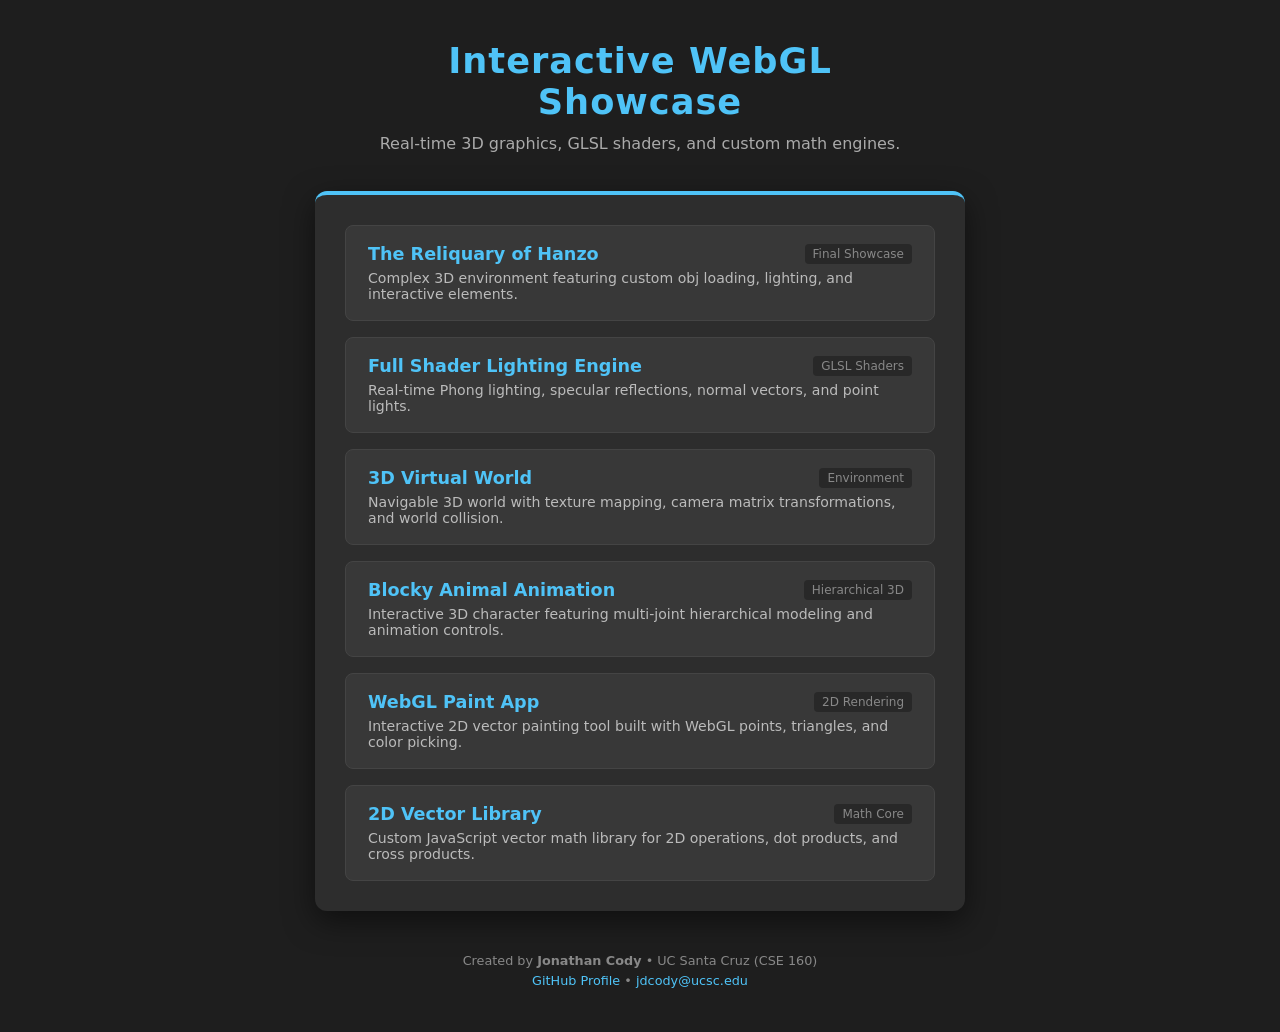
<file: index.html>
<!DOCTYPE html>
<html lang="en">
<head>
    <meta charset="UTF-8">
    <meta name="author" content="Jonathan Cody">
    <meta name="viewport" content="width=device-width, initial-scale=1.0">
    <title>Jonathan Cody | WebGL & 3D Computer Graphics Showcase</title>
    <style>
        body {
            font-family: 'Segoe UI', Tahoma, system-ui, -apple-system, sans-serif;
            background-color: #1e1e1e;
            color: #e0e0e0;
            display: flex;
            flex-direction: column;
            align-items: center;
            padding: 40px 20px;
            margin: 0;
            min-height: 100vh;
            box-sizing: border-box;
        }
        header {
            text-align: center;
            margin-bottom: 35px;
            max-width: 600px;
        }
        h1 {
            color: #4fc3f7;
            margin: 0 0 10px 0;
            font-size: 2.2rem;
            letter-spacing: 1px;
        }
        p.subtitle {
            color: #aaa;
            font-size: 1rem;
            margin: 0;
            line-height: 1.5;
        }
        .portfolio-card {
            background-color: #2d2d2d;
            padding: 30px;
            border-radius: 12px;
            box-shadow: 0 10px 30px rgba(0, 0, 0, 0.5);
            width: 100%;
            max-width: 650px;
            box-sizing: border-box;
            border-top: 4px solid #4fc3f7;
        }
        ul {
            list-style: none;
            padding: 0;
            margin: 0;
        }
        li {
            margin-bottom: 16px;
        }
        li:last-child {
            margin-bottom: 0;
        }
        a.project-link {
            color: #e0e0e0;
            text-decoration: none;
            display: block;
            padding: 18px 22px;
            background-color: #383838;
            border-radius: 8px;
            transition: all 0.2s ease-in-out;
            border: 1px solid #444;
        }
        a.project-link:hover {
            background-color: #444;
            color: #ffffff;
            border-color: #4fc3f7;
            transform: translateX(8px);
        }
        .project-title {
            font-size: 1.1rem;
            font-weight: 600;
            color: #4fc3f7;
            display: flex;
            justify-content: space-between;
            align-items: center;
        }
        .project-tag {
            font-size: 0.75rem;
            color: #888;
            font-weight: normal;
            background: #282828;
            padding: 3px 8px;
            border-radius: 4px;
        }
        .project-desc {
            font-size: 0.88rem;
            color: #bbb;
            margin-top: 6px;
            font-weight: 400;
        }
        .footer {
            margin-top: auto;
            padding-top: 40px;
            font-size: 0.8rem;
            color: #888;
            text-align: center;
            line-height: 1.6;
        }
        .footer a {
            color: #4fc3f7;
            text-decoration: none;
        }
        .footer a:hover {
            text-decoration: underline;
        }
    </style>
</head>
<body>
    <header>
        <h1>Interactive WebGL Showcase</h1>
        <p class="subtitle">Real-time 3D graphics, GLSL shaders, and custom math engines.</p>
    </header>

    <div class="portfolio-card">
        <ul>
            <li>
                <a class="project-link" href="reliquary-of-hanzo/src/reliquary-of-hanzo.html">
                    <div class="project-title">
                        <span>The Reliquary of Hanzo</span>
                        <span class="project-tag">Final Showcase</span>
                    </div>
                    <div class="project-desc">Complex 3D environment featuring custom obj loading, lighting, and interactive elements.</div>
                </a>
            </li>
            <li>
                <a class="project-link" href="full-lighting/src/full-lighting.html">
                    <div class="project-title">
                        <span>Full Shader Lighting Engine</span>
                        <span class="project-tag">GLSL Shaders</span>
                    </div>
                    <div class="project-desc">Real-time Phong lighting, specular reflections, normal vectors, and point lights.</div>
                </a>
            </li>
            <li>
                <a class="project-link" href="virtual-world/src/virtual-world.html">
                    <div class="project-title">
                        <span>3D Virtual World</span>
                        <span class="project-tag">Environment</span>
                    </div>
                    <div class="project-desc">Navigable 3D world with texture mapping, camera matrix transformations, and world collision.</div>
                </a>
            </li>
            <li>
                <a class="project-link" href="blocky-animal/src/blocky-animal.html">
                    <div class="project-title">
                        <span>Blocky Animal Animation</span>
                        <span class="project-tag">Hierarchical 3D</span>
                    </div>
                    <div class="project-desc">Interactive 3D character featuring multi-joint hierarchical modeling and animation controls.</div>
                </a>
            </li>
            <li>
                <a class="project-link" href="webgl-paint/src/webgl-paint.html">
                    <div class="project-title">
                        <span>WebGL Paint App</span>
                        <span class="project-tag">2D Rendering</span>
                    </div>
                    <div class="project-desc">Interactive 2D vector painting tool built with WebGL points, triangles, and color picking.</div>
                </a>
            </li>
            <li>
                <a class="project-link" href="vector-library/src/vector-library.html">
                    <div class="project-title">
                        <span>2D Vector Library</span>
                        <span class="project-tag">Math Core</span>
                    </div>
                    <div class="project-desc">Custom JavaScript vector math library for 2D operations, dot products, and cross products.</div>
                </a>
            </li>
        </ul>
    </div>

    <div class="footer">
        Created by <strong>Jonathan Cody</strong> &bull; UC Santa Cruz (CSE 160)<br>
        <a href="https://github.com/joncody">GitHub Profile</a> &bull; <a href="mailto:jdcody@ucsc.edu">jdcody@ucsc.edu</a>
    </div>
</body>
</html>
</file>
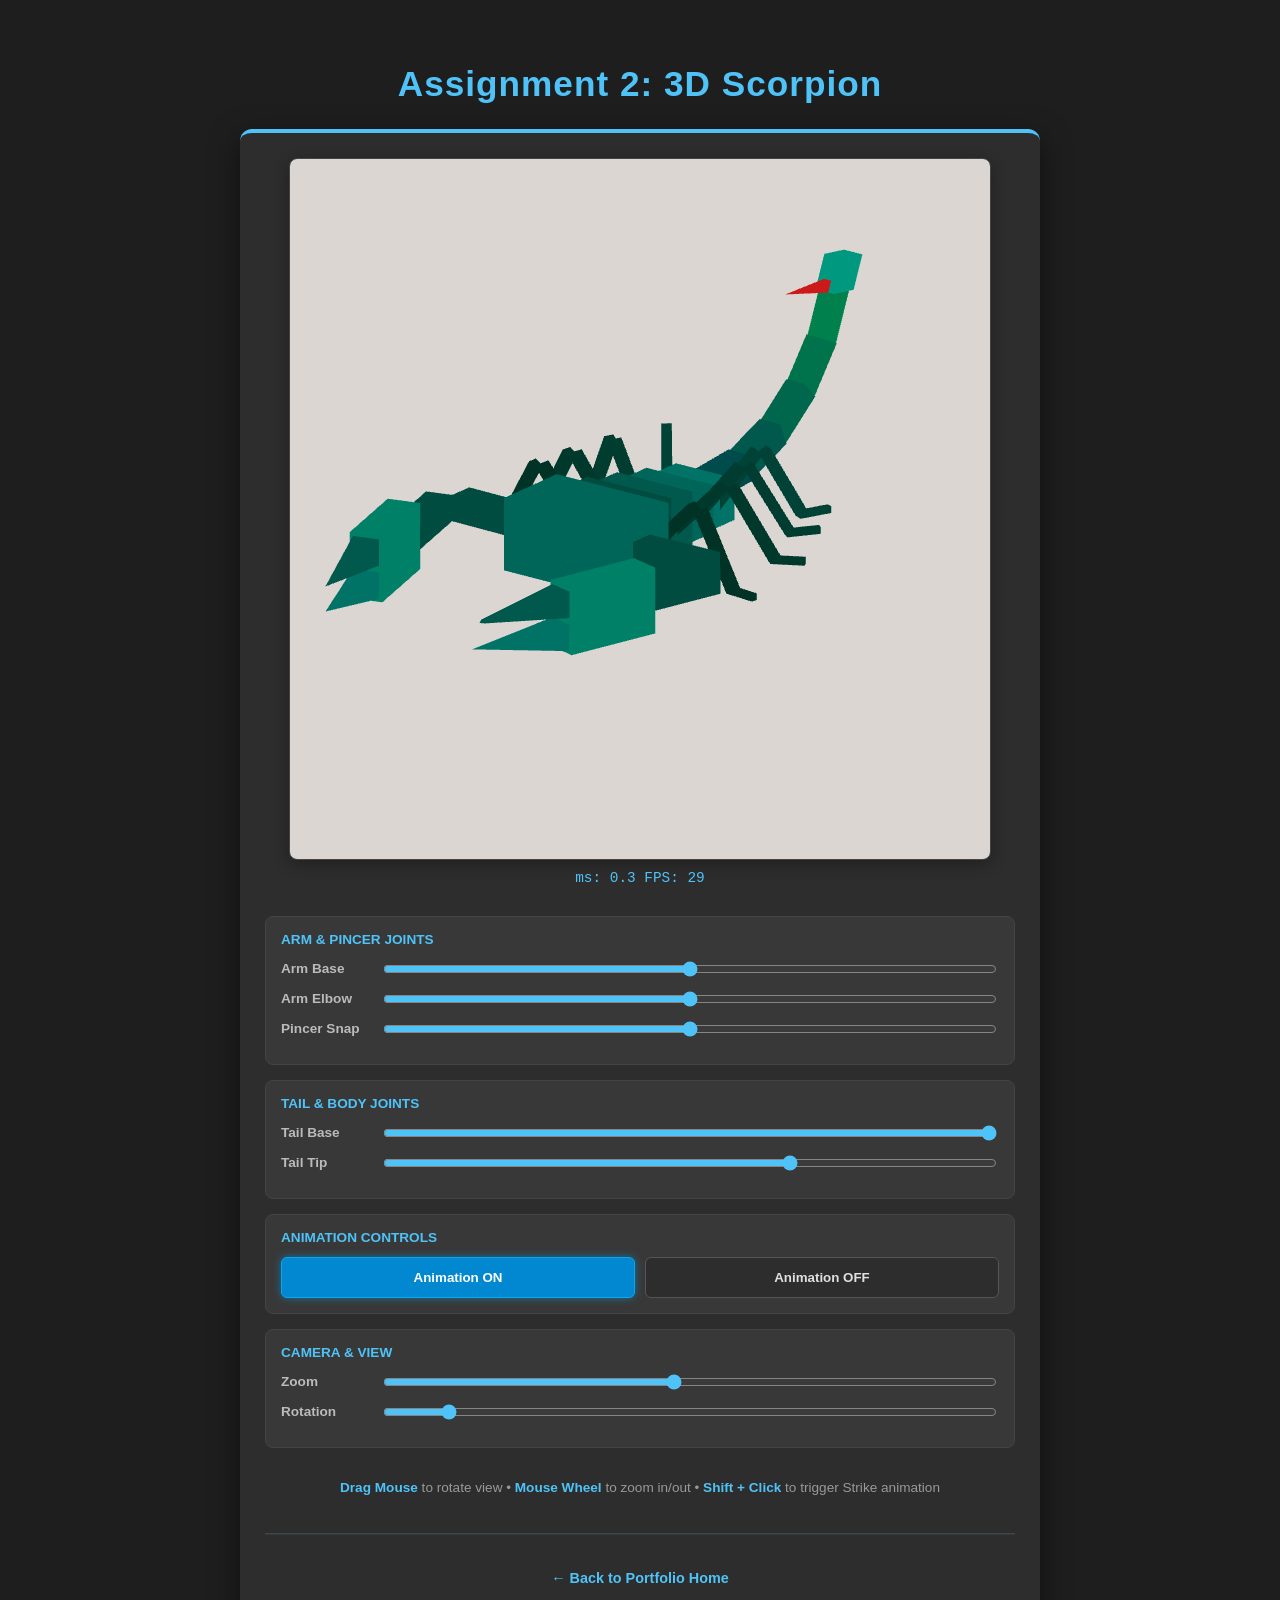
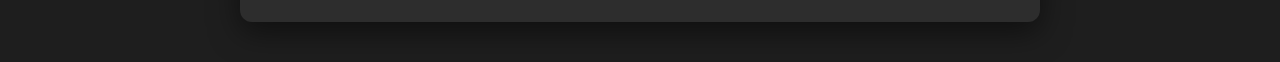
<file: blocky-animal/src/blocky-animal.html>
<!DOCTYPE html>
<html lang="en">
<head>
    <meta charset="UTF-8" />
    <title>Assignment 2: Scorpion</title>
    <link rel="stylesheet" href="blocky-animal.css">
</head>
<body onload="main()">
    <h1>Assignment 2: 3D Scorpion</h1>
    <div class="main-container">
        <!-- Top: Canvas and Stats -->
        <canvas id="webgl" width="700" height="700"></canvas>
        <p id="perf">FPS: 0</p>
        <!-- Bottom: Controls Area -->
        <div class="controls">
            <section>
                <span class="label-title">Arm & Pincer Joints</span>
                <div class="control-row">
                    <span>Arm Base</span>
                    <input type="range" id="armBase" min="-45" max="45" value="0" />
                </div>
                <div class="control-row">
                    <span>Arm Elbow</span>
                    <input type="range" id="armElbow" min="-30" max="30" value="0" />
                </div>
                <div class="control-row">
                    <span>Pincer Snap</span>
                    <input type="range" id="pincer" min="-15" max="15" value="0" />
                </div>
            </section>
            <section>
                <span class="label-title">Tail & Body Joints</span>
                <div class="control-row">
                    <span>Tail Base</span>
                    <input type="range" id="tail1" min="-45" max="0" value="0" />
                </div>
                <div class="control-row">
                    <span>Tail Tip</span>
                    <input type="range" id="tail2" min="-30" max="15" value="0" />
                </div>
            </section>
            <section>
                <span class="label-title">Animation Controls</span>
                <div class="button-row">
                    <button id="animOn" class="active-btn">Animation ON</button>
                    <button id="animOff">Animation OFF</button>
                </div>
            </section>
            <section>
                <span class="label-title">Camera & View</span>
                <div class="control-row">
                    <span>Zoom</span>
                    <input type="range" id="zoomSlider" min="10" max="200" value="100" />
                </div>
                <div class="control-row">
                    <span>Rotation</span>
                    <input type="range" id="angleSlider" min="0" max="360" value="35" />
                </div>
            </section>
            <div class="tip">
                <b>Drag Mouse</b> to rotate view &bull; <b>Mouse Wheel</b> to zoom in/out &bull; <b>Shift + Click</b> to trigger Strike animation
            </div>
            <hr class="card-divider">
            <!-- Navigation outside the info-card -->
            <div class="home-link-container">
                <a href="../../index.html" class="home-link">&larr; Back to Portfolio Home</a>
            </div>
        </div>
    </div>
    <!-- Scripts -->
    <script src="../lib/cuon-utils.js"></script>
    <script src="../lib/cuon-matrix-cse160.js"></script>
    <script src="../lib/webgl-utils.js"></script>
    <script src="../lib/webgl-debug.js"></script>
    <script src="Cube.js"></script>
    <script src="Pyramid.js"></script>
    <script src="blocky-animal.js"></script>
</body>
</html>
</file>
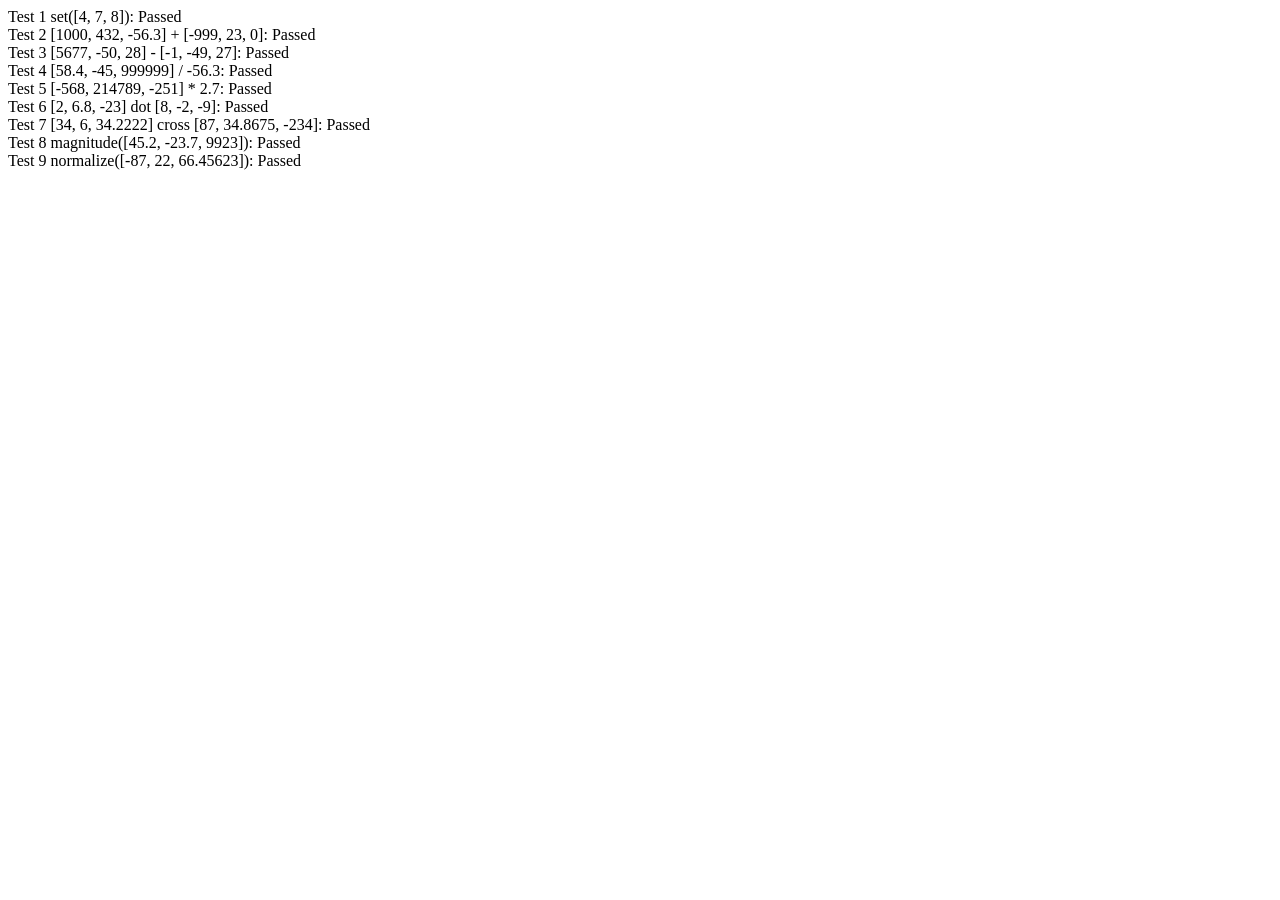
<file: vector-library/lib/vectorTests.html>
<!DOCTYPE html>
<html>

<head>
  <meta charset="UTF-8" />
  <meta name="viewport" content="width=device-width" />
  <title>Vector Tests</title>
</head>

<body>
  Test 1 set([4, 7, 8]): <span id=test1></span>
  <br>
  Test 2 [1000, 432, -56.3] + [-999, 23, 0]: <span id=test2></span>
  <br>
  Test 3 [5677, -50, 28] - [-1, -49, 27]: <span id=test3></span>
  <br>
  Test 4 [58.4, -45, 999999] / -56.3: <span id=test4></span>
  <br>
  Test 5 [-568, 214789, -251] * 2.7: <span id=test5></span>
  <br>
  Test 6 [2, 6.8, -23] dot [8, -2, -9]: <span id=test6></span>
  <br>
  Test 7 [34, 6, 34.2222] cross [87, 34.8675, -234]: <span id=test7></span>
  <br>
  Test 8 magnitude([45.2, -23.7, 9923]): <span id=test8></span>
  <br>
  Test 9 normalize([-87, 22, 66.45623]): <span id=test9></span>

  <script src="cuon-matrix-cse160.js"></script>
  <script>
    var ERROR = 0.1

    function verify(vect, sol, text) {
      passed = vect.every((val, i) => Math.abs(val - sol[i]) < ERROR)
      passed ? text.innerHTML = "Passed" : text.innerHTML = "Failed"
    }
    // Test 1 set([4, 7, 8])
    let text = document.getElementById("test1")
    let vect1 = new Vector3([0, 0, 0])
    let vect2 = new Vector3([4, 7, 8])
    vect1.set(vect2)
    let v1 = vect1.elements
    verify(v1, [4, 7, 8], text)

    // Test 2 [1000, 432, -56.3] + [-999, 23, 0]
    text = document.getElementById("test2")
    vect1 = new Vector3([1000, 432, -56.3])
    vect2 = new Vector3([-999, 23, 0])
    vect1.add(vect2)
    let v = vect1.elements
    verify(v, [1, 455, -56.3], text)

    // Test 3 [5677, -50, 28] - [-1, -49, 27]
    text = document.getElementById("test3")
    vect1 = new Vector3([5677, -50, 28])
    vect2 = new Vector3([-1, -49, 27])
    vect1.sub(vect2)
    v = vect1.elements
    verify(v, [5678, -1, 1], text)

    // Test 4 [58.4, -45, 999999] / -56.3
    text = document.getElementById("test4")
    let vect = new Vector3([58.4, -45, 999999])
    vect.div(-56.3)
    v = vect.elements
    verify(v, [-1.037300178, 0.79928952, -17761.971580817], text)

    // Test 5 [-568, 214789, -251] * 2.7
    text = document.getElementById("test5")
    vect = new Vector3([-568, 214789, -251])
    vect.mul(2.7)
    v = vect.elements
    verify(v, [-1533.6, 579930.3, -677.7], text)

    // Test 6 [2, 6.8, -23] dot [8, -2, -9]
    text = document.getElementById("test6")
    vect1 = new Vector3([2, 6.8, -23])
    vect2 = new Vector3([8, -2, -9])
    let num = Vector3.dot(vect1, vect2)
    Math.abs(num - 209.4) < ERROR ? text.innerHTML = "Passed" : text.innerHTML = "Failed"

    // Test 7 [34, 6, 34.2222] cross [87, 34.8675, -234]
    text = document.getElementById("test7")
    vect1 = new Vector3([34, 6, 34.2222])
    vect2 = new Vector3([87, 34.8675, -234])
    v = Vector3.cross(vect1, vect2).elements
    verify(v, [-2597.2425585, 10933.3314, 663.495], text)

    // Test 8 magnitude([45.2, -23.7, 9923])
    text = document.getElementById("test8")
    vect = new Vector3([45.2, -23.7, 9923])
    num = vect.magnitude()
    Math.abs(num - 9923.131246235) < ERROR ? text.innerHTML = "Passed" : text.innerHTML = "Failed"

    // Test 9 normalize([-87, 22, 66.45623])
    text = document.getElementById("test9")
    vect = new Vector3([-87, 22, 66.45623])
    v = vect.normalize().elements
    verify(v, [-0.779104913, 0.197015035, 0.595130751], text)
  </script>
</body>

</html>
</file>
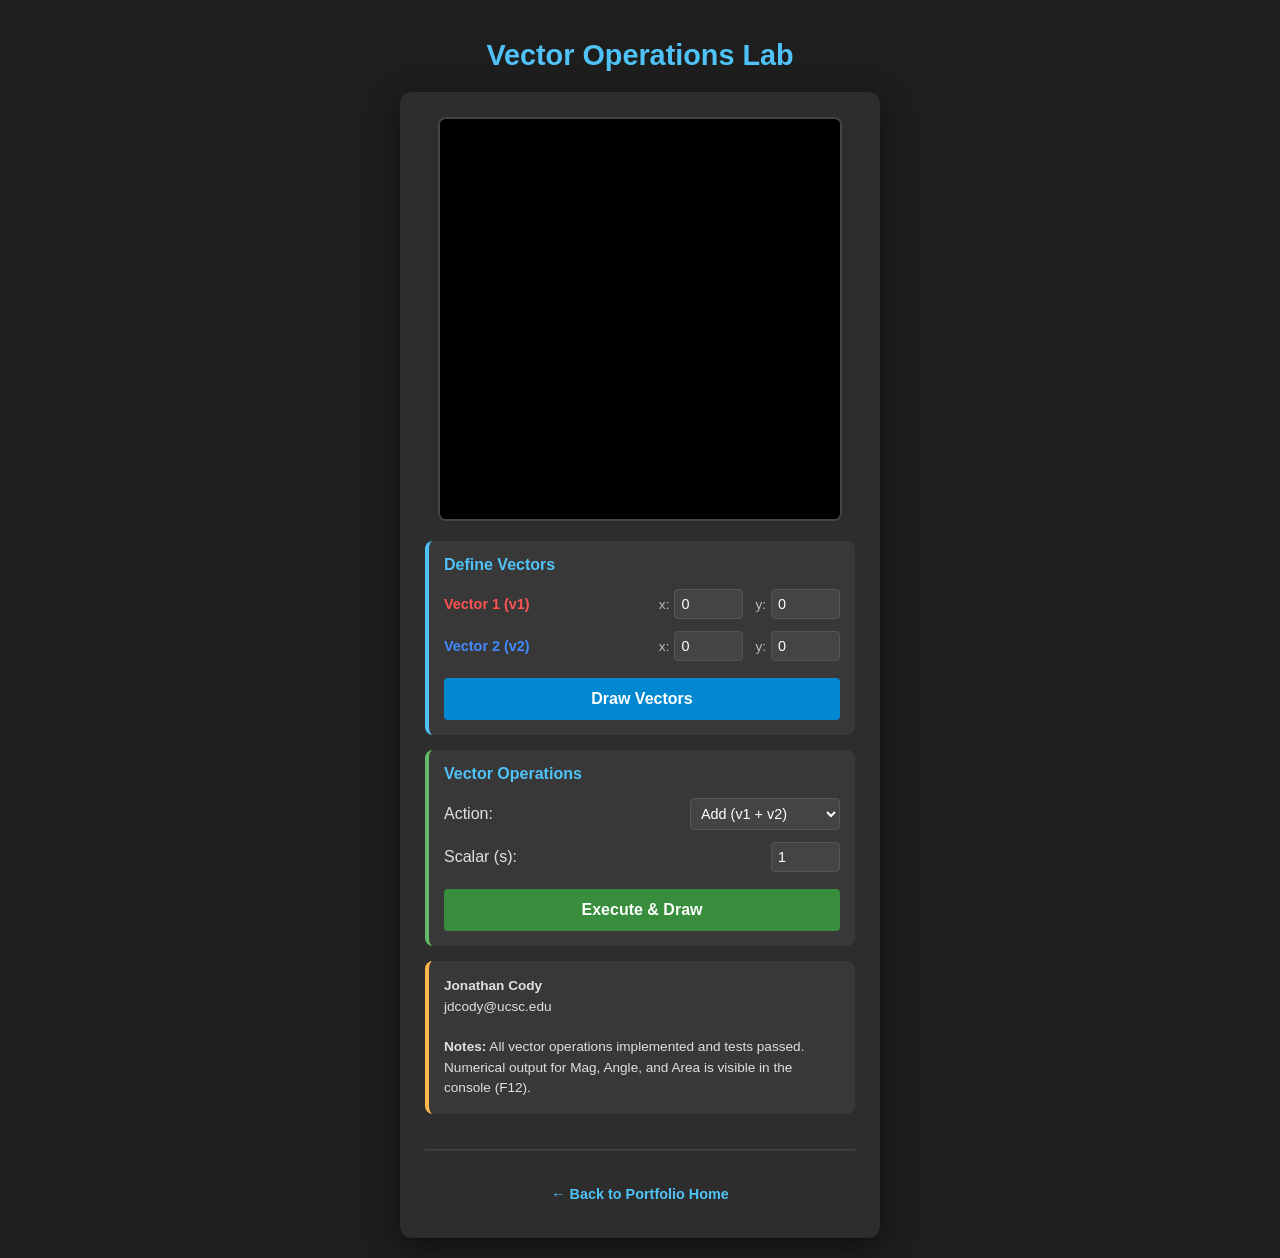
<file: vector-library/src/vector-library.html>
<!DOCTYPE html>
<html lang="en">
<head>
    <meta charset="UTF-8">
    <meta name="author" content="Jonathan Cody">
    <title>Vector Library</title>
    <link rel="stylesheet" href="vector-library.css">
</head>
<body onload="main()">
    <h1>Vector Operations Lab</h1>
    <div class="main-container">
        <canvas id="cnv1" width="400" height="400"></canvas>
        <div class="controls">
            <div class="control-group">
                <h3>Define Vectors</h3>
                <div class="vector-input-row">
                    <div class="label-box v1-label">Vector 1 (v1)</div>
                    <div class="coord-inputs">
                        <div class="input-item">
                            <label>x:</label>
                            <input type="number" id="v1x-id" value="0" step="0.1">
                        </div>
                        <div class="input-item">
                            <label>y:</label>
                            <input type="number" id="v1y-id" value="0" step="0.1">
                        </div>
                    </div>
                </div>
                <div class="vector-input-row">
                    <div class="label-box v2-label">Vector 2 (v2)</div>
                    <div class="coord-inputs">
                        <div class="input-item">
                            <label>x:</label>
                            <input type="number" id="v2x-id" value="0" step="0.1">
                        </div>
                        <div class="input-item">
                            <label>y:</label>
                            <input type="number" id="v2y-id" value="0" step="0.1">
                        </div>
                    </div>
                </div>
                <button type="button" onclick="handleDrawEvent()">Draw Vectors</button>
            </div>
            <div class="control-group" style="border-left-color: #66bb6a;">
                <h3>Vector Operations</h3>
                <div class="op-row">
                    <div class="op-item">
                        <label>Action:</label>
                        <select id="operation-id">
                            <option value="add">Add (v1 + v2)</option>
                            <option value="sub">Subtract (v1 - v2)</option>
                            <option value="mul">Multiply</option>
                            <option value="div">Divide</option>
                            <option value="mag">Magnitude</option>
                            <option value="normal">Normalize</option>
                            <option value="between">Angle Between</option>
                            <option value="area">Area of Triangle</option>
                        </select>
                    </div>
                    <div class="op-item">
                        <label>Scalar (s):</label>
                        <input type="number" id="scalar-id" value="1" step="0.1">
                    </div>
                </div>
                <button type="button" class="btn-execute" onclick="handleDrawOperationEvent()">Execute & Draw</button>
            </div>
            <div class="control-group info-card">
                <strong>Jonathan Cody</strong><br>
                jdcody@ucsc.edu<br><br>
                <strong>Notes:</strong> All vector operations implemented and tests passed. Numerical output for Mag, Angle, and Area is visible in the console (F12).
            </div>
            <hr class="card-divider">
            <div class="home-link-container">
                <a href="../../index.html" class="home-link">&larr; Back to Portfolio Home</a>
            </div>
        </div>
    </div>
    <script src="../lib/cuon-matrix-cse160.js"></script>
    <script src="vector-library.js"></script>
</body>
</html>
</file>
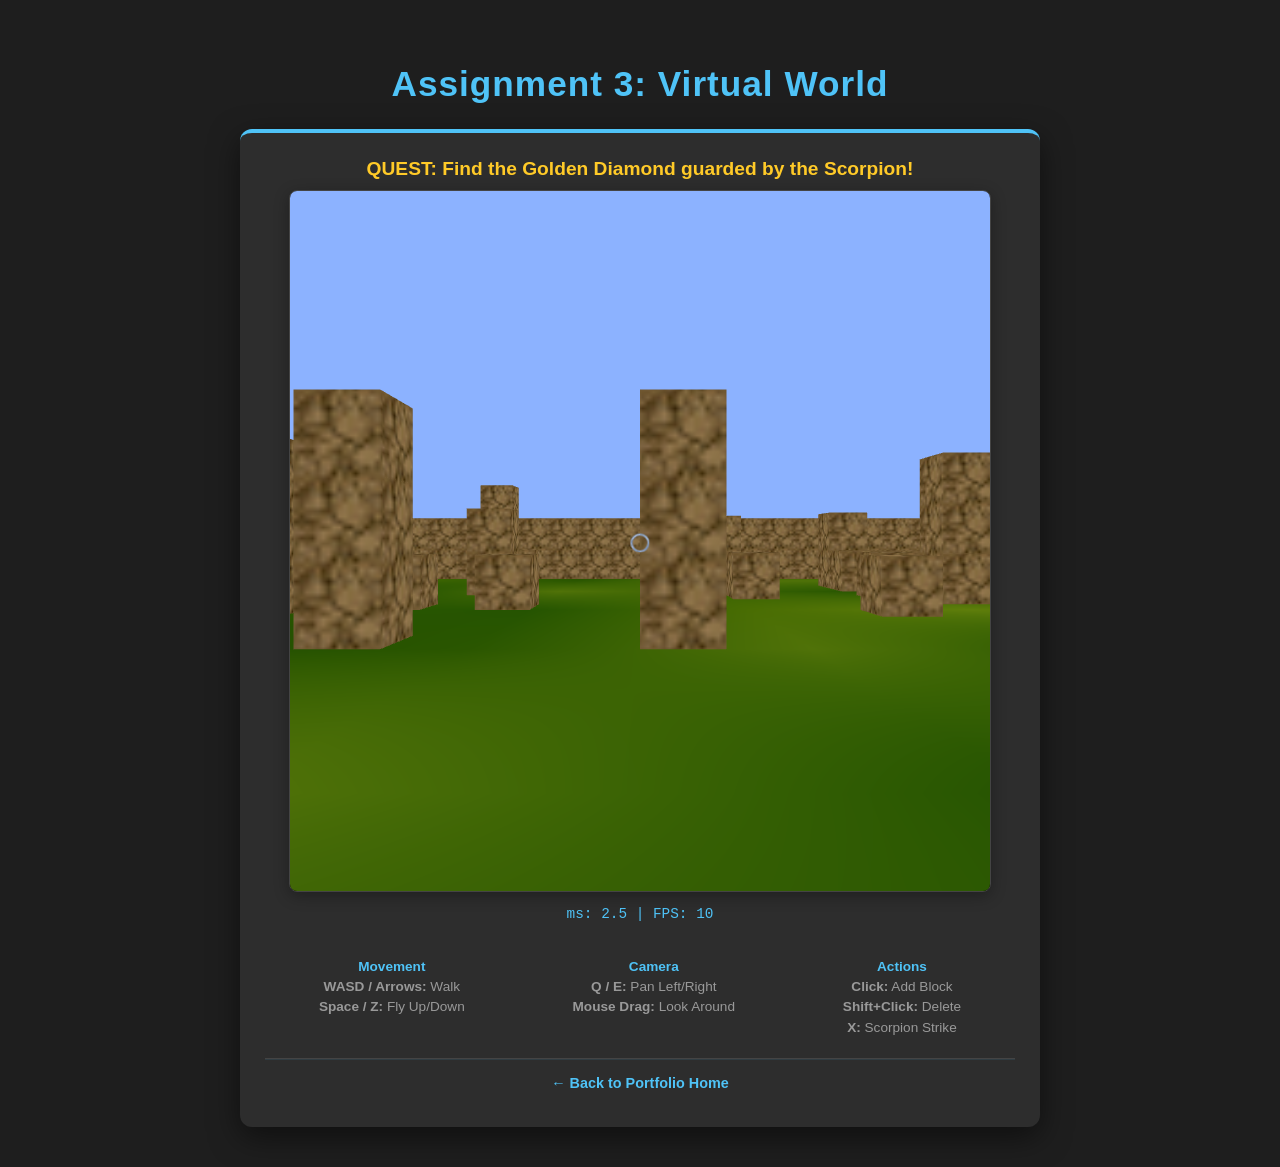
<file: virtual-world/src/virtual-world.html>
<!DOCTYPE html>
<html lang="en">
<head>
    <meta charset="UTF-8">
    <title>Assignment 3: Virtual World</title>
    <link rel="stylesheet" href="virtual-world.css">
</head>
<body onload="main()">
    <h1>Assignment 3: Virtual World</h1>
    <div class="main-container">
        <div id="game-ui" style="color: #ffca28; font-weight: bold; font-size: 1.2rem; margin-bottom: 10px; text-align: center;">
            QUEST: Find the Golden Diamond guarded by the Scorpion!
        </div>
        <div style="position: relative;">
            <canvas id="webgl" width="700" height="700"></canvas>
            <div style="position: absolute; top: 50%; left: 50%; width: 15px; height: 15px; 
                        border: 2px solid white; border-radius: 50%; transform: translate(-50%, -50%); 
                        pointer-events: none; mix-blend-mode: difference;"></div>
        </div>
        <p id="perf">ms: 0.0 | FPS: 0</p>
        <div class="controls">
            <div class="tip">
                <div style="display: flex; justify-content: space-around; margin-bottom: 10px;">
                    <div>
                        <b style="color: #4fc3f7;">Movement</b><br>
                        <strong>WASD / Arrows:</strong> Walk<br>
                        <strong>Space / Z:</strong> Fly Up/Down
                    </div>
                    <div>
                        <b style="color: #4fc3f7;">Camera</b><br>
                        <strong>Q / E:</strong> Pan Left/Right<br>
                        <strong>Mouse Drag:</strong> Look Around
                    </div>
                    <div>
                        <b style="color: #4fc3f7;">Actions</b><br>
                        <strong>Click:</strong> Add Block<br>
                        <strong>Shift+Click:</strong> Delete<br>
                        <strong>X:</strong> Scorpion Strike
                    </div>
                </div>
            </div>
            <hr class="card-divider">
            <div class="home-link-container">
                <a href="../../index.html" class="home-link">&larr; Back to Portfolio Home</a>
            </div>
        </div>
    </div>
    <script src="../lib/cuon-utils.js"></script>
    <script src="../lib/cuon-matrix-cse160.js"></script>
    <script src="Camera.js"></script>
    <script src="Cube.js"></script>
    <script src="Pyramid.js"></script>
    <script src="virtual-world.js"></script>
</body>
</html>
</file>
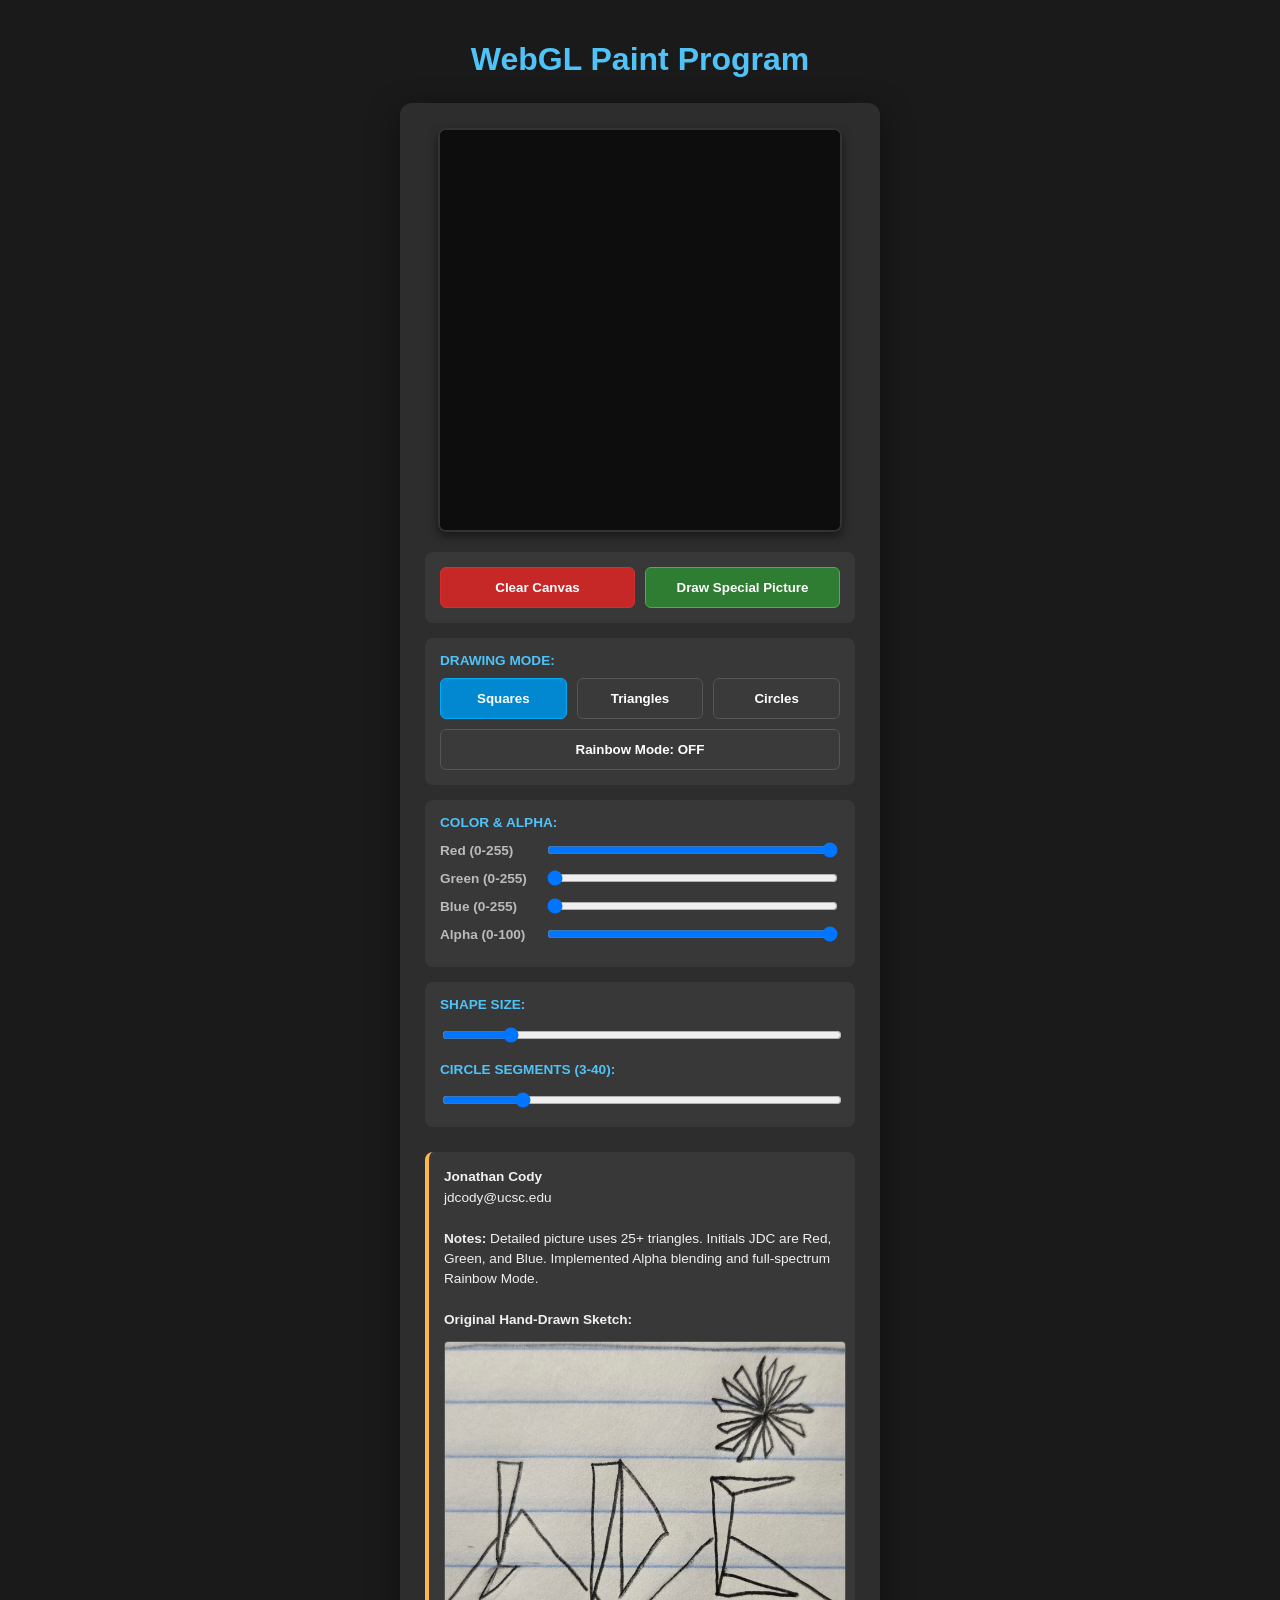
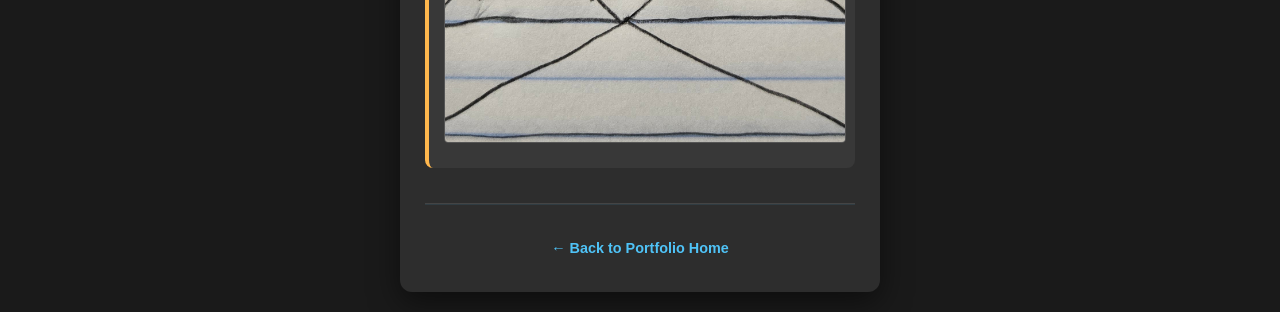
<file: webgl-paint/src/webgl-paint.html>
<!DOCTYPE html>
<html lang="en">
<head>
    <meta charset="UTF-8">
    <meta name="author" content="Jonathan Cody">
    <title>WebGL Paint</title>
    <link rel="stylesheet" href="webgl-paint.css">
</head>
<body onload="main()">
    <h1>WebGL Paint Program</h1>
    <div class="main-container">
        <!-- Canvas at the top of the card -->
        <canvas id="webgl" width="400" height="400">
            Please use a browser that supports "canvas"
        </canvas>
        <!-- UI Controls Stacked below -->
        <div class="controls">
            <section>
                <div class="button-group">
                    <button id="clearButton">Clear Canvas</button>
                    <button id="drawPictureButton">Draw Special Picture</button>
                </div>
            </section>
            <section>
                <div class="label">Drawing Mode:</div>
                <div class="button-group">
                    <button id="squareButton" class="active-btn">Squares</button>
                    <button id="triangleButton">Triangles</button>
                    <button id="circleButton">Circles</button>
                </div>
                <div class="button-group" style="margin-top: 10px;">
                    <button id="rainbowButton" class="toggle-btn">Rainbow Mode: OFF</button>
                </div>
            </section>
            <section>
                <div class="label">Color & Alpha:</div>
                <div class="slider-row">
                    <span>Red (0-255)</span> 
                    <input type="range" id="redSlider" min="0" max="255" value="255">
                </div>
                <div class="slider-row">
                    <span>Green (0-255)</span> 
                    <input type="range" id="greenSlider" min="0" max="255" value="0">
                </div>
                <div class="slider-row">
                    <span>Blue (0-255)</span> 
                    <input type="range" id="blueSlider" min="0" max="255" value="0">
                </div>
                <div class="slider-row">
                    <span>Alpha (0-100)</span> 
                    <input type="range" id="alphaSlider" min="0" max="100" value="100">
                </div>
            </section>
            <section>
                <div class="label">Shape Size:</div>
                <input type="range" id="sizeSlider" min="5" max="100" value="20" class="full-slider">
                <div class="label" style="margin-top: 15px;">Circle Segments (3-40):</div>
                <input type="range" id="segmentSlider" min="3" max="40" value="10" class="full-slider">
            </section>
            <!-- Bottom Contact Info -->
            <div class="info-card">
                <strong>Jonathan Cody</strong><br>
                jdcody@ucsc.edu<br><br>
                <strong>Notes:</strong> Detailed picture uses 25+ triangles. Initials JDC are Red, Green, and Blue. Implemented Alpha blending and full-spectrum Rainbow Mode.<br><br>
                <strong>Original Hand-Drawn Sketch:</strong><br>
                <!-- Add the image here -->
                <img src="drawing.jpg" id="drawing" alt="Reference Drawing">
            </div>
            <hr class="card-divider">
            <!-- Navigation outside the info-card -->
            <div class="home-link-container">
                <a href="../../index.html" class="home-link">&larr; Back to Portfolio Home</a>
            </div>
        </div>
    </div>
    <!-- Libraries -->
    <script src="../lib/webgl-utils.js"></script>
    <script src="../lib/webgl-debug.js"></script>
    <script src="../lib/cuon-utils.js"></script>
    <!-- Shape Classes -->
    <script src="Point.js"></script>
    <script src="Triangle.js"></script>
    <script src="Circle.js"></script>
    <!-- Main -->
    <script src="webgl-paint.js"></script>
</body>
</html>
</file>
<file: blocky-animal/src/blocky-animal.css>
/* --- Global Styles --- */
body {
    background-color: #1e1e1e;
    color: #e0e0e0;
    font-family: 'Segoe UI', Tahoma, sans-serif;
    display: flex;
    flex-direction: column;
    align-items: center;
    padding: 40px 20px;
    margin: 0;
}
h1 {
    color: #4fc3f7;
    margin-bottom: 25px;
    font-size: 2.2rem;
    letter-spacing: 1px;
    text-align: center;
}
.main-container {
    background-color: #2d2d2d;
    padding: 25px;
    border-radius: 12px;
    box-shadow: 0 10px 30px rgba(0, 0, 0, 0.5);
    display: flex;
    flex-direction: column; /* Moves controls underneath */
    align-items: center;
    border-top: 4px solid #4fc3f7;
    width: 750px; /* Adjusted to fit 700px canvas + padding */
}
#webgl {
    border: 1px solid #444;
    background: #000;
    border-radius: 8px;
    box-shadow: 0 4px 15px rgba(0,0,0,0.3);
    cursor: crosshair;
}
#perf {
    margin: 10px 0;
    font-family: 'Courier New', Courier, monospace;
    font-size: 0.9rem;
    color: #4fc3f7;
}
.controls {
    width: 100%;
    margin-top: 20px;
    display: flex;
    flex-direction: column;
    gap: 15px;
}
section {
    background-color: #383838;
    padding: 15px;
    border-radius: 8px;
    border: 1px solid #444;
}
.label-title {
    font-weight: bold;
    font-size: 0.85rem;
    color: #4fc3f7;
    text-transform: uppercase;
    margin-bottom: 12px;
    display: block;
}
.control-row {
    display: flex;
    align-items: center;
    justify-content: space-between;
    margin-bottom: 10px;
}
.control-row span {
    font-size: 0.9rem;
    color: #bbb;
    min-width: 100px;
}
input[type="range"] {
    flex: 1;
    cursor: pointer;
    accent-color: #4fc3f7;
}
.button-row {
    display: flex;
    gap: 10px;
}

button {
    flex: 1;
    padding: 12px;
    border: 1px solid #555;
    background: #2d2d2d;
    color: #e0e0e0;
    border-radius: 6px;
    font-weight: bold;
    cursor: pointer;
    transition: all 0.2s ease;
}
button:hover {
    background-color: #444;
    border-color: #4fc3f7;
    color: #4fc3f7;
}
.tip {
    font-size: 0.85rem;
    line-height: 1.5;
    color: #999;
    text-align: center;
    padding-top: 15px;
    width: 100%;
}
.tip b {
    color: #4fc3f7;
}
.active-btn {
    background-color: #0288d1 !important;
    border-color: #03a9f4 !important;
    color: white !important;
    box-shadow: 0 0 8px rgba(3, 169, 244, 0.5);
}
.control-row span {
    font-size: 0.85rem;
    color: #bbb;
    font-weight: bold;
}
.card-divider {
    border: 0;
    height: 1px;
    background-color: #444;
    margin: 20px 0 15px 0;
    box-shadow: 0 1px 0 rgba(79, 195, 247, 0.1);
}
.home-link-container {
    text-align: center;
    margin-top: 5px;
    padding-bottom: 10px;
}
.home-link {
    color: #4fc3f7;
    text-decoration: none;
    font-weight: bold;
    font-size: 0.9rem;
    transition: all 0.2s ease-in-out;
    display: inline-block;
}
.home-link:hover {
    color: #e1f5fe;
    text-decoration: underline;
    text-shadow: 0 0 10px rgba(225, 245, 254, 0.4);
    transform: translateY(-1px);
}
</file>
<file: vector-library/src/vector-library.css>
body {
    font-family: 'Segoe UI', Tahoma, sans-serif;
    background-color: #1e1e1e;
    color: #e0e0e0;
    display: flex;
    flex-direction: column;
    align-items: center;
    padding: 20px;
    margin: 0;
}
h1 {
    margin-bottom: 20px;
    color: #4fc3f7;
    font-size: 1.8rem;
}
.main-container {
    display: flex;
    flex-direction: column;
    align-items: center;
    gap: 20px;
    background-color: #2d2d2d;
    padding: 25px;
    border-radius: 12px;
    box-shadow: 0 10px 30px rgba(0, 0, 0, 0.5);
    width: 480px;
    box-sizing: border-box;
}
canvas {
    border: 2px solid #444;
    border-radius: 8px;
    background-color: #000;
}
.controls {
    display: flex;
    flex-direction: column;
    gap: 15px;
    width: 100%;
}
.control-group {
    background-color: #383838;
    padding: 15px;
    border-radius: 8px;
    border-left: 4px solid #4fc3f7;
}
.control-group h3 {
    margin: 0 0 15px 0;
    font-size: 1rem;
    color: #4fc3f7;
}
.vector-input-row {
    display: flex;
    align-items: center;
    justify-content: space-between;
    margin-bottom: 12px;
}
.label-box {
    width: 110px;
    font-size: 0.9rem;
    font-weight: bold;
}
.coord-inputs {
    display: flex;
    gap: 12px;
}
.input-item {
    display: flex;
    align-items: center;
    gap: 5px;
}
.input-item label {
    font-size: 0.85rem;
    color: #bbb;
}
input[type="number"], select {
    background-color: #444;
    border: 1px solid #555;
    color: white;
    padding: 6px;
    border-radius: 4px;
    outline: none;
    font-size: 0.9rem;
}
input[type="number"] {
    width: 55px;
}
select {
    width: 150px;
}
input:focus, select:focus {
    border-color: #4fc3f7;
    box-shadow: 0 0 0 2px rgba(79, 195, 247, 0.3);
    position: relative;
    z-index: 10;
}
button {
    width: 100%;
    padding: 12px;
    border: none;
    border-radius: 4px;
    background-color: #0288d1;
    color: white;
    font-weight: bold;
    cursor: pointer;
    transition: background 0.2s;
    margin-top: 5px;
    font-size: 1rem;
}
button:hover {
    background-color: #03a9f4;
}
.btn-execute {
    background-color: #388e3c;
}
.btn-execute:hover {
    background-color: #4caf50;
}
.v1-label {
    color: #ff5252;
}
.v2-label {
    color: #448aff;
}
.op-row {
    display: flex;
    flex-direction: column;
    gap: 12px;
    margin-bottom: 12px;
}
.op-item {
    display: flex;
    justify-content: space-between;
    align-items: center;
}
.info-card {
    border-left-color: #ffb74d !important;
    font-size: 0.85rem;
    line-height: 1.5;
}
/**
 * Bottom Navigation and Divider Styling
 */
.card-divider {
    border: 0;
    height: 1px;
    background-color: #444; /* Slightly darker to blend with background */
    margin: 20px 0 15px 0;
    /* Subtle blue glow to match the header theme */
    box-shadow: 0 1px 0 rgba(79, 195, 247, 0.1);
}
.home-link-container {
    text-align: center;
    margin-top: 5px;
    padding-bottom: 10px; /* Extra padding at the very bottom of the card */
}
.home-link {
    color: #4fc3f7; /* Primary theme blue */
    text-decoration: none;
    font-weight: bold;
    font-size: 0.9rem;
    transition: all 0.2s ease-in-out;
    display: inline-block;
}
.home-link:hover {
    color: #e1f5fe; /* Requested Light Blue hover state */
    text-decoration: underline;
    text-shadow: 0 0 10px rgba(225, 245, 254, 0.4);
    transform: translateY(-1px); /* Subtle lift effect */
}
</file>
<file: virtual-world/src/virtual-world.css>
body {
    background-color: #1e1e1e;
    color: #e0e0e0;
    font-family: 'Segoe UI', Tahoma, sans-serif;
    display: flex;
    flex-direction: column;
    align-items: center;
    padding: 40px 20px;
    margin: 0;
}
h1 {
    color: #4fc3f7;
    margin-bottom: 25px;
    font-size: 2.2rem;
    letter-spacing: 1px;
    text-align: center;
}
.main-container {
    background-color: #2d2d2d;
    padding: 25px;
    border-radius: 12px;
    box-shadow: 0 10px 30px rgba(0, 0, 0, 0.5);
    display: flex;
    flex-direction: column;
    align-items: center;
    border-top: 4px solid #4fc3f7;
    width: 750px;
}
#webgl {
    border: 1px solid #444;
    background: #000;
    border-radius: 8px;
    box-shadow: 0 4px 15px rgba(0,0,0,0.3);
    cursor: crosshair;
}
#perf {
    margin: 10px 0;
    font-family: 'Courier New', Courier, monospace;
    font-size: 0.9rem;
    color: #4fc3f7;
}
.controls {
    width: 100%;
    margin-top: 20px;
}
.tip {
    font-size: 0.85rem;
    line-height: 1.5;
    color: #999;
    text-align: center;
    padding-top: 5px;
}
.card-divider {
    border: 0;
    height: 1px;
    background-color: #444;
    margin: 20px 0 15px 0;
    box-shadow: 0 1px 0 rgba(79, 195, 247, 0.1);
}
.home-link-container {
    text-align: center;
    margin-top: 5px;
    padding-bottom: 10px;
}
.home-link {
    color: #4fc3f7;
    text-decoration: none;
    font-weight: bold;
    font-size: 0.9rem;
    transition: all 0.2s ease-in-out;
    display: inline-block;
}
.home-link:hover {
    color: #e1f5fe;
    text-decoration: underline;
    text-shadow: 0 0 10px rgba(225, 245, 254, 0.4);
    transform: translateY(-1px);
}
</file>
<file: webgl-paint/src/webgl-paint.css>
body {
    background-color: #1a1a1a;
    color: #f0f0f0;
    font-family: 'Segoe UI', Tahoma, sans-serif;
    display: flex;
    flex-direction: column;
    align-items: center;
    padding: 20px;
    margin: 0;
}
h1 {
    margin-bottom: 25px;
    color: #4fc3f7;
}
.main-container {
    display: flex;
    flex-direction: column;
    align-items: center;
    gap: 20px;
    background-color: #2d2d2d;
    padding: 25px;
    border-radius: 12px;
    box-shadow: 0 10px 30px rgba(0, 0, 0, 0.5);
    width: 480px;
    box-sizing: border-box;
}
canvas {
    background-color: #000;
    border: 2px solid #333;
    border-radius: 8px;
    cursor: crosshair;
    box-shadow: 0 4px 10px rgba(0,0,0,0.5);
}
.controls {
    width: 100%;
    display: flex;
    flex-direction: column;
    gap: 15px;
}
section {
    background-color: #383838;
    padding: 15px;
    border-radius: 8px;
    box-sizing: border-box;
}
.label {
    font-weight: bold;
    font-size: 0.85rem;
    color: #4fc3f7;
    text-transform: uppercase;
    margin-bottom: 10px;
    display: block;
}
.slider-row {
    display: flex;
    align-items: center;
    justify-content: space-between;
    margin: 8px 0;
    gap: 15px;
}
.slider-row span {
    font-size: 0.85rem;
    font-weight: bold;
    min-width: 90px;
    color: #bbb;
}
input[type="range"] {
    flex: 1;
    cursor: pointer;
}
/* Add this to webgl-paint.css */
input[type="range"]:disabled {
    cursor: not-allowed;
    opacity: 0.4;
    filter: grayscale(1);
}
/* Optional: dim the text label as well when disabled */
input[type="range"]:disabled + span,
.slider-row:has(input:disabled) span {
    color: #666;
}
.full-slider {
    width: 100%;
    margin-top: 5px;
}
.button-group {
    display: flex;
    flex-wrap: wrap;
    gap: 10px;
}
button {
    flex: 1;
    min-width: 80px;
    padding: 12px;
    cursor: pointer;
    background: #3a3a3a;
    color: white;
    border: 1px solid #555;
    border-radius: 6px;
    font-weight: bold;
    transition: all 0.2s ease;
}
button:hover {
    background: #4a4a4a;
    border-color: #888;
}
#clearButton {
    background: #c62828;
    border-color: #d32f2f;
}
#clearButton:hover {
    background: #d32f2f;
    transform: translateY(-1px);
    box-shadow: 0 4px 12px rgba(198, 40, 40, 0.4);
}
#drawPictureButton {
    background: #2e7d32;
    border-color: #4caf50;
}
#drawPictureButton:hover {
    background: #388e3c;
    transform: translateY(-1px);
    box-shadow: 0 4px 12px rgba(76, 175, 80, 0.4);
}
.active-btn {
    background: #0288d1 !important;
    border-color: #03a9f4;
}
.rainbow-on {
    background: linear-gradient(to right, 
        #ff0000, #ff7f00, #ffff00, #00ff00, #0000ff, #4b0082, #8b00ff
    ) !important;
    border-color: #fff !important;
    color: white !important;
    text-shadow: 1px 1px 2px black;
}
#drawing {
    width: 400px;
    height: 400px;
    display: block;
    margin: 10px auto; /* Centers the image within the card */
    border: 1px solid #555;
    border-radius: 4px;
    object-fit: cover; /* Ensures the sketch fills the 400x400 area neatly */
    background-color: #fff; /* White background for the sketch to pop */
}
.info-card {
    background-color: #383838;
    padding: 15px;
    border-radius: 8px;
    border-left: 4px solid #ffb74d;
    font-size: 0.85rem;
    line-height: 1.5;
    margin-top: 10px;
}
/**
 * Bottom Navigation and Divider Styling
 */

.card-divider {
    border: 0;
    height: 1px;
    background-color: #444; /* Slightly darker to blend with background */
    margin: 20px 0 15px 0;
    /* Subtle blue glow to match the header theme */
    box-shadow: 0 1px 0 rgba(79, 195, 247, 0.1);
}

.home-link-container {
    text-align: center;
    margin-top: 5px;
    padding-bottom: 10px; /* Extra padding at the very bottom of the card */
}

.home-link {
    color: #4fc3f7; /* Primary theme blue */
    text-decoration: none;
    font-weight: bold;
    font-size: 0.9rem;
    transition: all 0.2s ease-in-out;
    display: inline-block;
}

.home-link:hover {
    color: #e1f5fe; /* Requested Light Blue hover state */
    text-decoration: underline;
    text-shadow: 0 0 10px rgba(225, 245, 254, 0.4);
    transform: translateY(-1px); /* Subtle lift effect */
}
</file>
